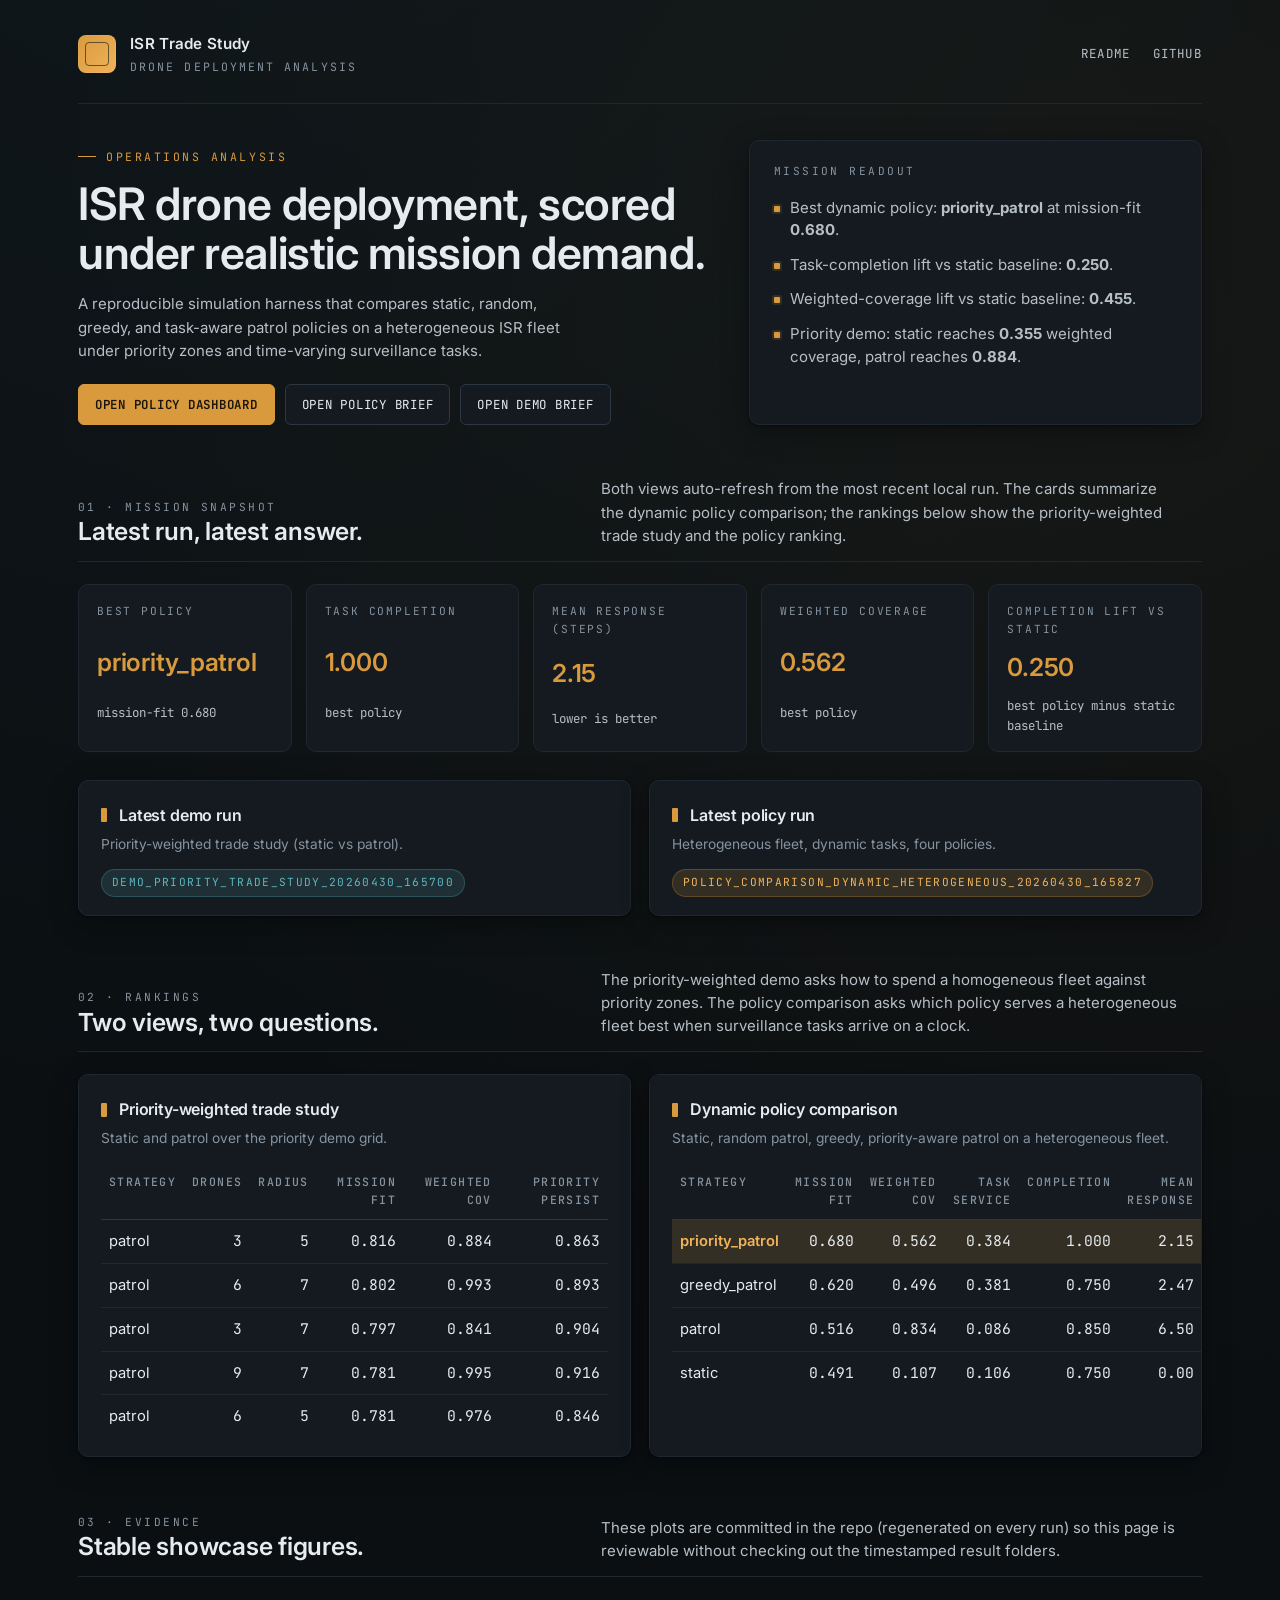
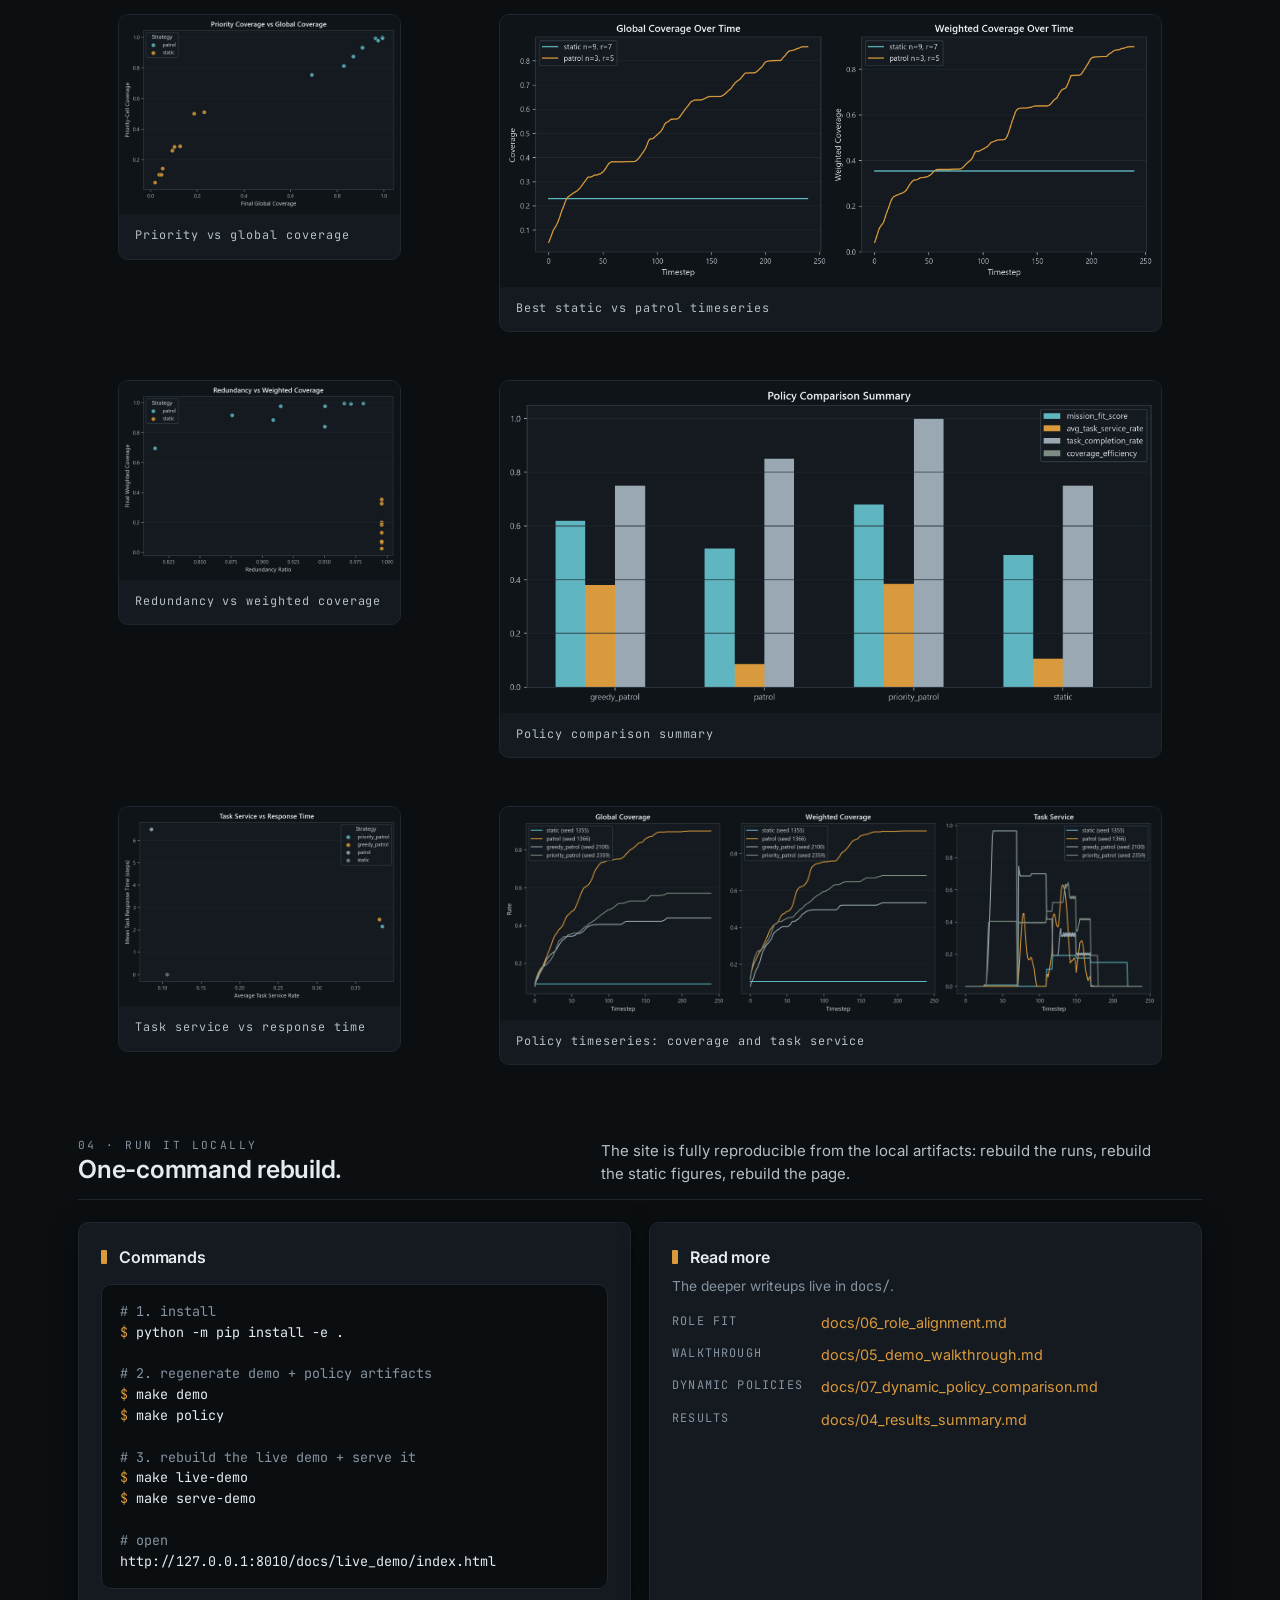
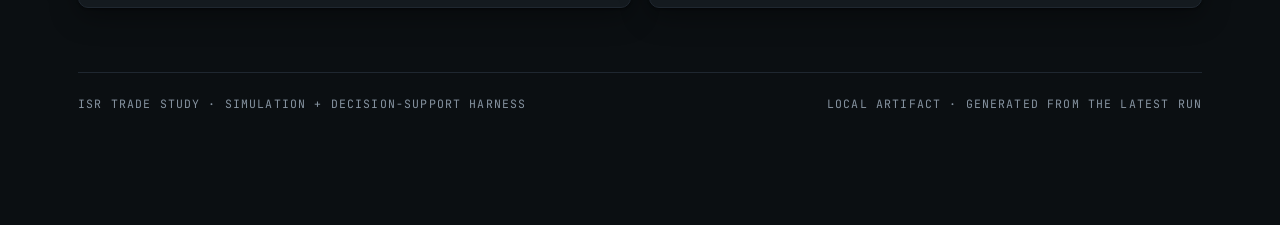
<file: docs/index.html>
<!doctype html>
<html lang="en">
<head>
  <meta charset="utf-8">
  <meta http-equiv="refresh" content="0; url=live_demo/index.html">
  <meta name="viewport" content="width=device-width, initial-scale=1">
  <title>ISR Mission Tasking Demo</title>
</head>
<body>
  <p>Redirecting to <a href="live_demo/index.html">the showcase site</a>...</p>
</body>
</html>
</file>
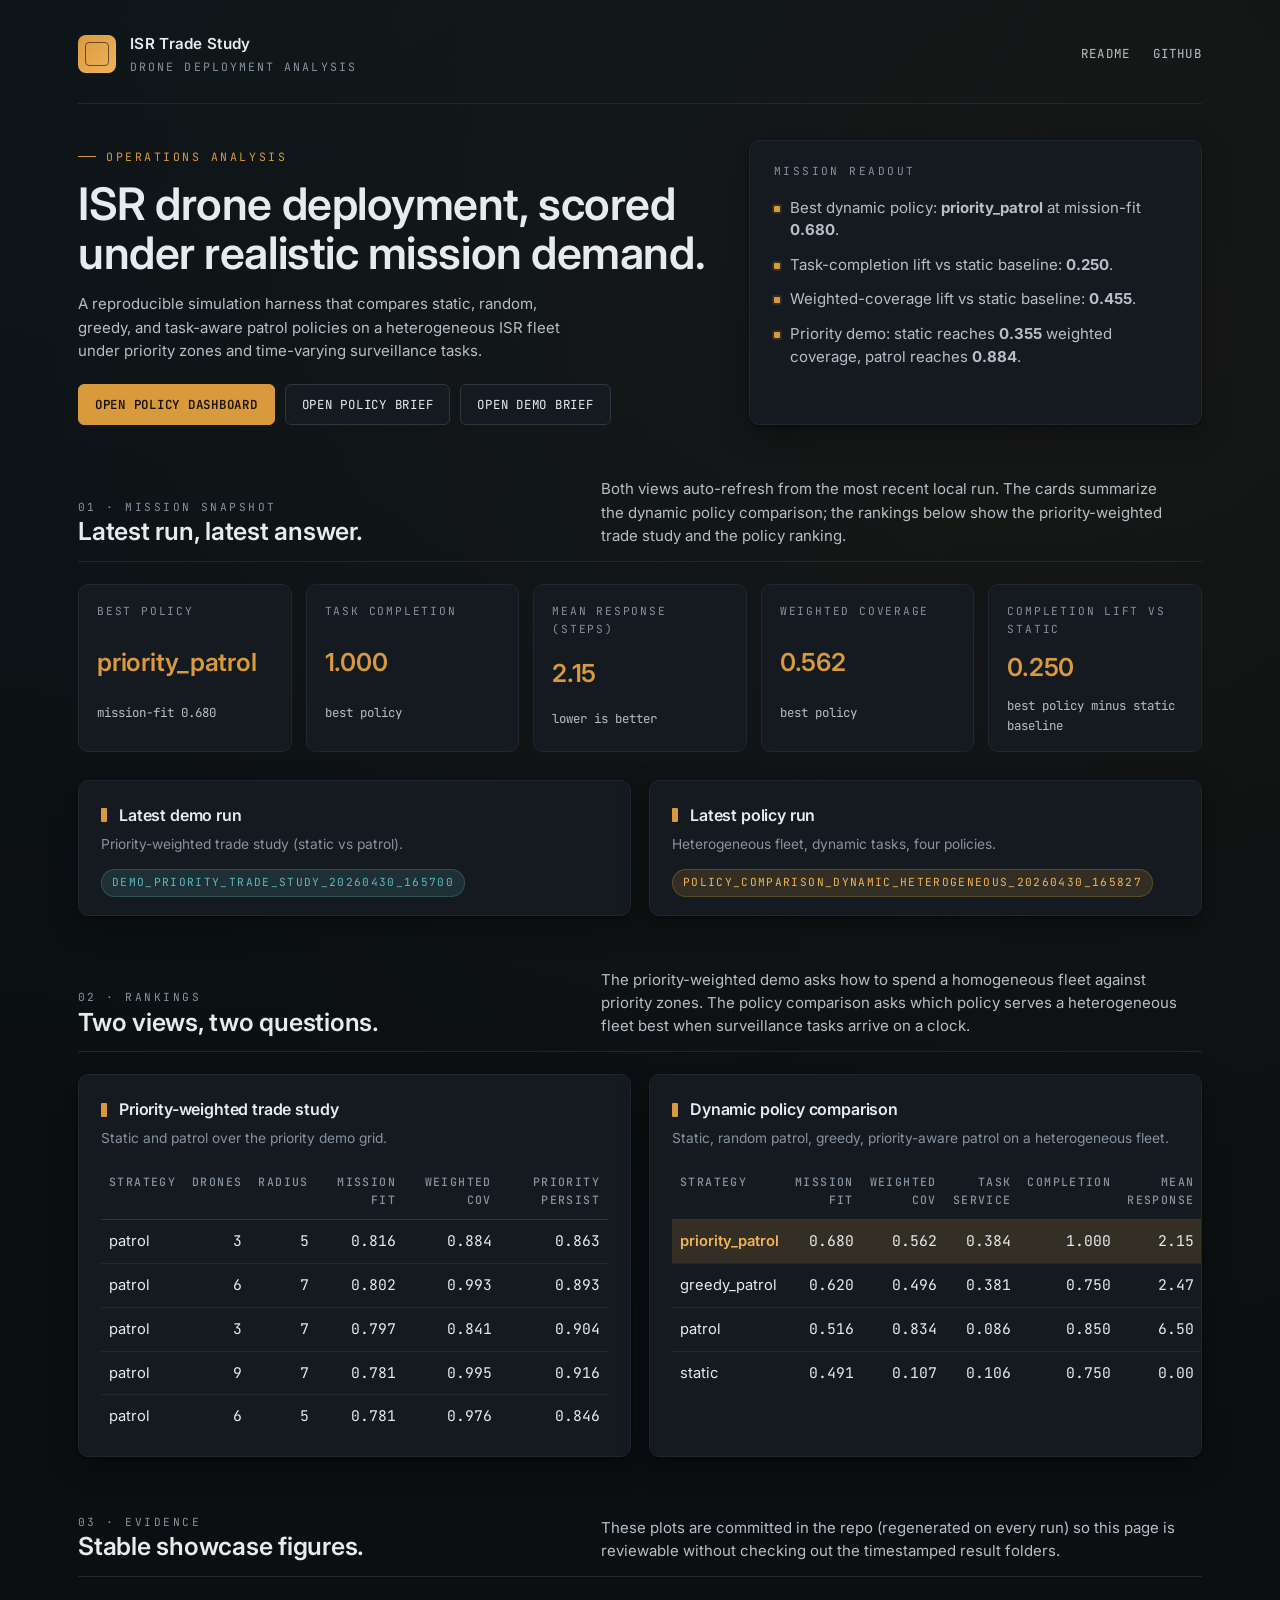
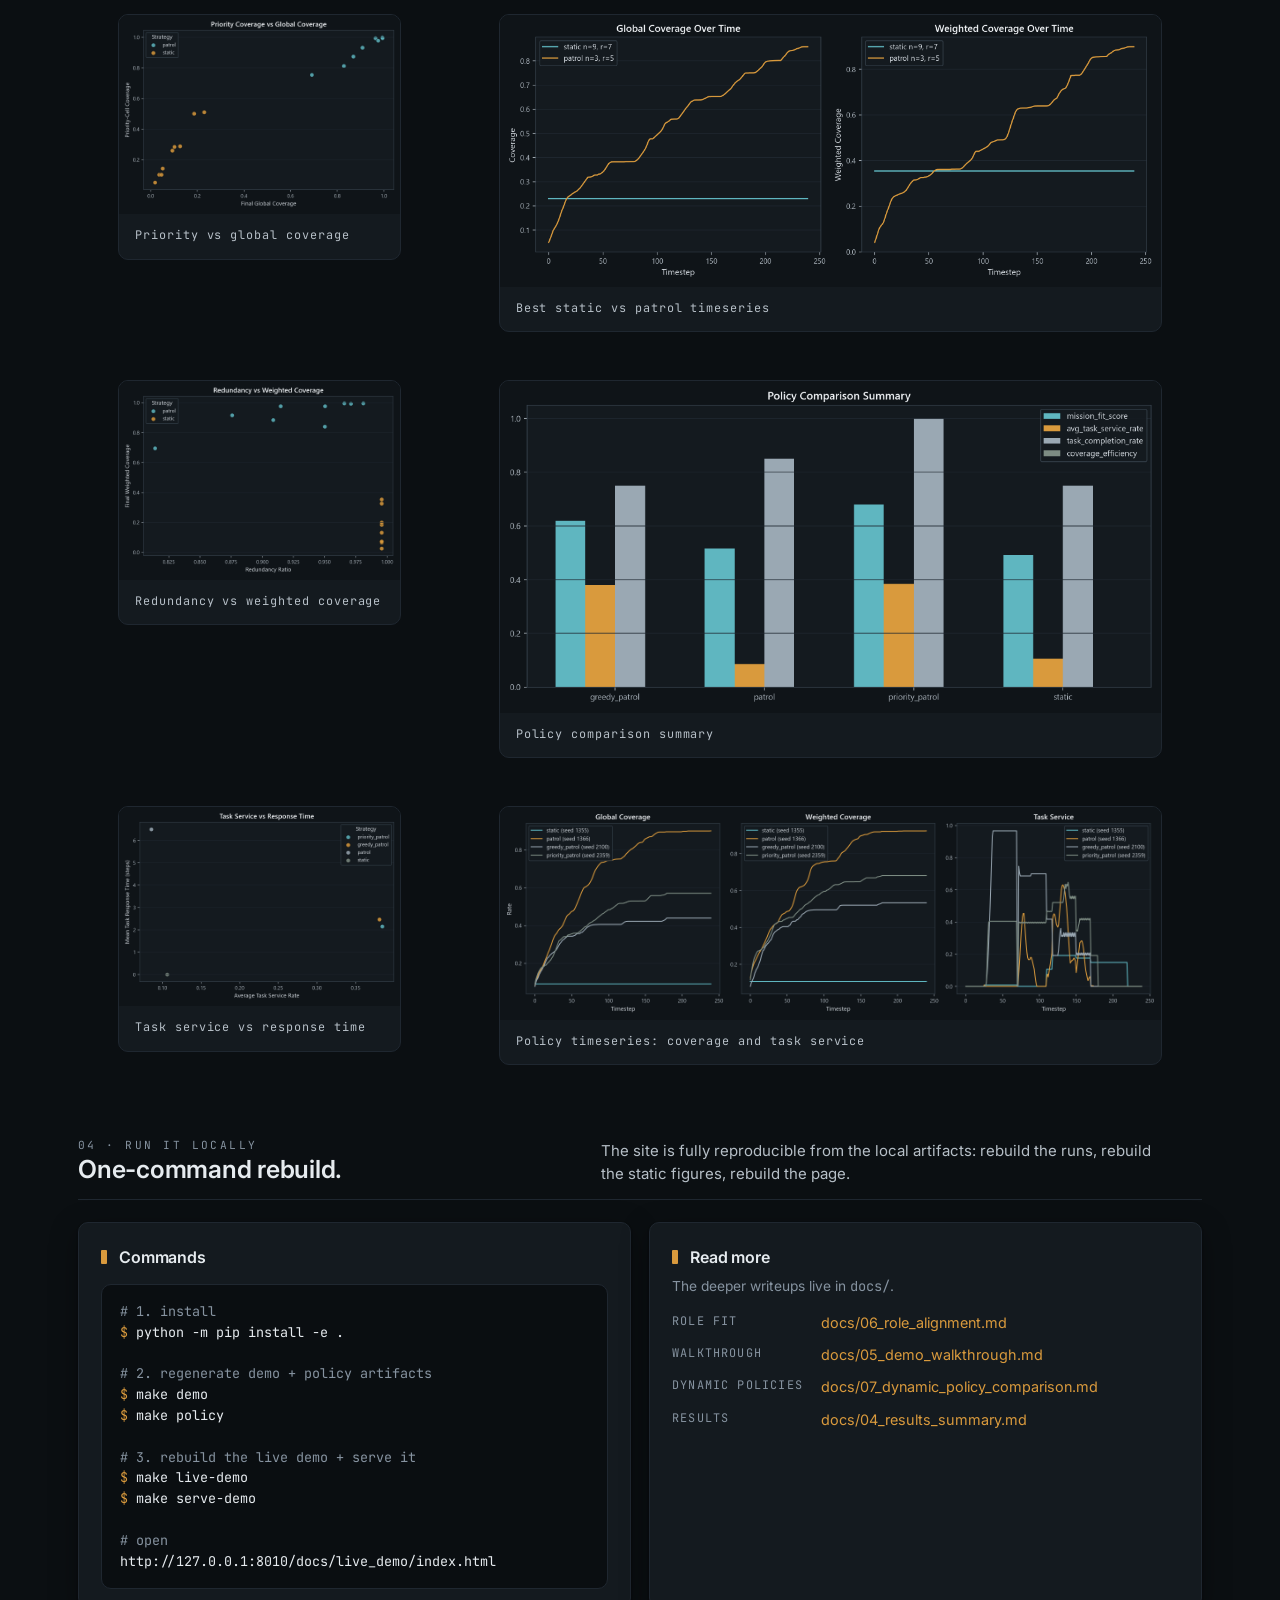
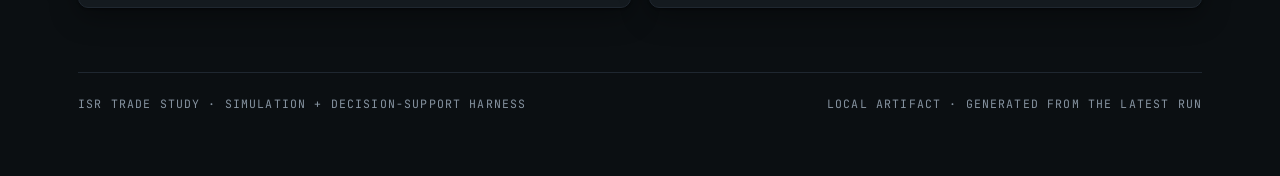
<file: docs/live_demo/index.html>
<!doctype html>
<html lang="en">
<head>
  <meta charset="utf-8">
  <meta name="viewport" content="width=device-width, initial-scale=1">
  <title>ISR Trade Study · Live Demo</title>
  <link rel="preconnect" href="https://fonts.googleapis.com">
  <link rel="preconnect" href="https://fonts.gstatic.com" crossorigin>
  <link rel="stylesheet" href="https://fonts.googleapis.com/css2?family=Inter:wght@400;500;600;700&family=JetBrains+Mono:wght@400;500&display=swap">
  <link rel="stylesheet" href="assets/styles.css">
</head>
<body>
  <div class="shell">
    <header class="topbar">
  <div class="brand">
    <div class="brand-mark" aria-hidden="true"></div>
    <div class="brand-meta">
      <span class="brand-title">ISR Trade Study</span>
      <span class="brand-sub">Drone deployment analysis</span>
    </div>
  </div>
  <nav class="topbar-links"><a href="../../README.md">README</a><a href="https://github.com/joshleh/isr-drone-deployment-trade-study">GitHub</a></nav>
</header>

    
<section class="hero">
  <div class="hero-copy">
    <span class="eyebrow">Operations analysis</span>
    <h1>ISR drone deployment, scored under realistic mission demand.</h1>
    <p>A reproducible simulation harness that compares static, random, greedy, and task-aware patrol policies on a heterogeneous ISR fleet under priority zones and time-varying surveillance tasks.</p>
    <div class="actions">
      <a class="action action-primary" href="../../results/policy/policy_comparison_dynamic_heterogeneous_20260430_165827/dashboard.html">Open policy dashboard</a>
      <a class="action" href="../../results/policy/policy_comparison_dynamic_heterogeneous_20260430_165827/policy_report.md">Open policy brief</a>
      <a class="action" href="../../results/demo/demo_priority_trade_study_20260430_165700/demo_report.md">Open demo brief</a>
    </div>
  </div>
  <aside class="brief">
    <span class="brief-title">Mission readout</span>
    <ul class="brief-list"><li>Best dynamic policy: <strong>priority_patrol</strong> at mission-fit <strong>0.680</strong>.</li><li>Task-completion lift vs static baseline: <strong>0.250</strong>.</li><li>Weighted-coverage lift vs static baseline: <strong>0.455</strong>.</li><li>Priority demo: static reaches <strong>0.355</strong> weighted coverage, patrol reaches <strong>0.884</strong>.</li></ul>
  </aside>
</section>


<section class="section">
  <div class="section-head">
    <div>
      <span class="section-tag">01 · Mission snapshot</span>
      <h2>Latest run, latest answer.</h2>
    </div>
    <p>Both views auto-refresh from the most recent local run. The cards summarize the dynamic policy comparison; the rankings below show the priority-weighted trade study and the policy ranking.</p>
  </div>
  <section class="cards"><div class="card"><span class="label">Best policy</span><span class="value">priority_patrol</span><span class="delta">mission-fit 0.680</span></div><div class="card"><span class="label">Task completion</span><span class="value">1.000</span><span class="delta">best policy</span></div><div class="card"><span class="label">Mean response (steps)</span><span class="value">2.15</span><span class="delta">lower is better</span></div><div class="card"><span class="label">Weighted coverage</span><span class="value">0.562</span><span class="delta">best policy</span></div><div class="card"><span class="label">Completion lift vs static</span><span class="value">0.250</span><span class="delta">best policy minus static baseline</span></div></section>
  <div class="panel-grid">
    <article class="panel">
      <h3>Latest demo run</h3>
      <p class="panel-sub">Priority-weighted trade study (static vs patrol).</p>
      <span class="tag tag-signal">demo_priority_trade_study_20260430_165700</span>
    </article>
    <article class="panel">
      <h3>Latest policy run</h3>
      <p class="panel-sub">Heterogeneous fleet, dynamic tasks, four policies.</p>
      <span class="tag">policy_comparison_dynamic_heterogeneous_20260430_165827</span>
    </article>
  </div>
</section>


<section class="section">
  <div class="section-head">
    <div>
      <span class="section-tag">02 · Rankings</span>
      <h2>Two views, two questions.</h2>
    </div>
    <p>The priority-weighted demo asks how to spend a homogeneous fleet against priority zones. The policy comparison asks which policy serves a heterogeneous fleet best when surveillance tasks arrive on a clock.</p>
  </div>
  <div class="panel-grid">
    <article class="panel">
      <h3>Priority-weighted trade study</h3>
      <p class="panel-sub">Static and patrol over the priority demo grid.</p>
      <table><thead><tr><th>Strategy</th><th class="numeric">Drones</th><th class="numeric">Radius</th><th class="numeric">Mission Fit</th><th class="numeric">Weighted Cov</th><th class="numeric">Priority Persist</th></tr></thead><tbody><tr><td>patrol</td><td class="numeric">3</td><td class="numeric">5</td><td class="numeric">0.816</td><td class="numeric">0.884</td><td class="numeric">0.863</td></tr><tr><td>patrol</td><td class="numeric">6</td><td class="numeric">7</td><td class="numeric">0.802</td><td class="numeric">0.993</td><td class="numeric">0.893</td></tr><tr><td>patrol</td><td class="numeric">3</td><td class="numeric">7</td><td class="numeric">0.797</td><td class="numeric">0.841</td><td class="numeric">0.904</td></tr><tr><td>patrol</td><td class="numeric">9</td><td class="numeric">7</td><td class="numeric">0.781</td><td class="numeric">0.995</td><td class="numeric">0.916</td></tr><tr><td>patrol</td><td class="numeric">6</td><td class="numeric">5</td><td class="numeric">0.781</td><td class="numeric">0.976</td><td class="numeric">0.846</td></tr></tbody></table>
    </article>
    <article class="panel">
      <h3>Dynamic policy comparison</h3>
      <p class="panel-sub">Static, random patrol, greedy, priority-aware patrol on a heterogeneous fleet.</p>
      <table><thead><tr><th>Strategy</th><th class="numeric">Mission Fit</th><th class="numeric">Weighted Cov</th><th class="numeric">Task Service</th><th class="numeric">Completion</th><th class="numeric">Mean Response</th></tr></thead><tbody><tr class="is-best"><td>priority_patrol</td><td class="numeric">0.680</td><td class="numeric">0.562</td><td class="numeric">0.384</td><td class="numeric">1.000</td><td class="numeric">2.15</td></tr><tr><td>greedy_patrol</td><td class="numeric">0.620</td><td class="numeric">0.496</td><td class="numeric">0.381</td><td class="numeric">0.750</td><td class="numeric">2.47</td></tr><tr><td>patrol</td><td class="numeric">0.516</td><td class="numeric">0.834</td><td class="numeric">0.086</td><td class="numeric">0.850</td><td class="numeric">6.50</td></tr><tr><td>static</td><td class="numeric">0.491</td><td class="numeric">0.107</td><td class="numeric">0.106</td><td class="numeric">0.750</td><td class="numeric">0.00</td></tr></tbody></table>
    </article>
  </div>
</section>


<section class="section">
  <div class="section-head">
    <div>
      <span class="section-tag">03 · Evidence</span>
      <h2>Stable showcase figures.</h2>
    </div>
    <p>These plots are committed in the repo (regenerated on every run) so this page is reviewable without checking out the timestamped result folders.</p>
  </div>
  <div class="gallery"><figure class="figure"><a class="figure__link" href="../figures/demo_priority_priority_vs_global.png" target="_blank" rel="noopener noreferrer" title="Open full-size image in new tab"><img src="../figures/demo_priority_priority_vs_global.png" alt="Priority vs global coverage"></a><figcaption>Priority vs global coverage</figcaption></figure><figure class="figure figure--wide"><a class="figure__link" href="../figures/demo_priority_best_timeseries.png" target="_blank" rel="noopener noreferrer" title="Open full-size image in new tab"><img src="../figures/demo_priority_best_timeseries.png" alt="Best static vs patrol timeseries"></a><figcaption>Best static vs patrol timeseries</figcaption></figure><figure class="figure"><a class="figure__link" href="../figures/demo_priority_redundancy_vs_coverage.png" target="_blank" rel="noopener noreferrer" title="Open full-size image in new tab"><img src="../figures/demo_priority_redundancy_vs_coverage.png" alt="Redundancy vs weighted coverage"></a><figcaption>Redundancy vs weighted coverage</figcaption></figure><figure class="figure figure--wide"><a class="figure__link" href="../figures/policy_dynamic_strategy_bars.png" target="_blank" rel="noopener noreferrer" title="Open full-size image in new tab"><img src="../figures/policy_dynamic_strategy_bars.png" alt="Policy comparison summary"></a><figcaption>Policy comparison summary</figcaption></figure><figure class="figure"><a class="figure__link" href="../figures/policy_dynamic_task_service_vs_response.png" target="_blank" rel="noopener noreferrer" title="Open full-size image in new tab"><img src="../figures/policy_dynamic_task_service_vs_response.png" alt="Task service vs response time"></a><figcaption>Task service vs response time</figcaption></figure><figure class="figure figure--wide"><a class="figure__link" href="../figures/policy_dynamic_timeseries.png" target="_blank" rel="noopener noreferrer" title="Open full-size image in new tab"><img src="../figures/policy_dynamic_timeseries.png" alt="Policy timeseries: coverage and task service"></a><figcaption>Policy timeseries: coverage and task service</figcaption></figure></div>
</section>


<section class="section">
  <div class="section-head">
    <div>
      <span class="section-tag">04 · Run it locally</span>
      <h2>One-command rebuild.</h2>
    </div>
    <p>The site is fully reproducible from the local artifacts: rebuild the runs, rebuild the static figures, rebuild the page.</p>
  </div>
  <div class="panel-grid">
    <article class="panel">
      <h3>Commands</h3>
      <pre class="code-block"><span class="comment"># 1. install</span>
<span class="prompt">$</span> python -m pip install -e .

<span class="comment"># 2. regenerate demo + policy artifacts</span>
<span class="prompt">$</span> make demo
<span class="prompt">$</span> make policy

<span class="comment"># 3. rebuild the live demo + serve it</span>
<span class="prompt">$</span> make live-demo
<span class="prompt">$</span> make serve-demo

<span class="comment"># open</span>
http://127.0.0.1:8010/docs/live_demo/index.html</pre>
    </article>
    <article class="panel">
      <h3>Read more</h3>
      <p class="panel-sub">The deeper writeups live in <code>docs/</code>.</p>
      <dl class="kv">
        <dt>Role fit</dt><dd><a href="../06_role_alignment.md">docs/06_role_alignment.md</a></dd>
        <dt>Walkthrough</dt><dd><a href="../05_demo_walkthrough.md">docs/05_demo_walkthrough.md</a></dd>
        <dt>Dynamic policies</dt><dd><a href="../07_dynamic_policy_comparison.md">docs/07_dynamic_policy_comparison.md</a></dd>
        <dt>Results</dt><dd><a href="../04_results_summary.md">docs/04_results_summary.md</a></dd>
      </dl>
    </article>
  </div>
</section>

    <footer class="site-footer"><span>ISR Trade Study · simulation + decision-support harness</span><span>Local artifact · generated from the latest run</span></footer>
  </div>
</body>
</html>
</file>
<file: docs/live_demo/assets/styles.css>
/*
 * ISR Trade Study — shared dashboard styles
 *
 * Defense / tactical aesthetic: deep slate background, mono accents,
 * desaturated amber for highlights. Used by the live-demo landing page
 * and per-run dashboards alike.
 */

:root {
  --bg: #0b0f12;
  --bg-soft: #11171c;
  --bg-panel: #141a1f;
  --bg-panel-elevated: #1a2128;
  --line: #1f2730;
  --line-strong: #2c3742;
  --ink: #e6ebef;
  --ink-soft: #b6bfc7;
  --muted: #8693a0;
  --accent: #d99a3d;
  --accent-soft: rgba(217, 154, 61, 0.16);
  --accent-strong: #f0b35a;
  --signal: #5fb6c0;
  --signal-soft: rgba(95, 182, 192, 0.14);
  --danger: #cf6659;
  --radius: 6px;
  --radius-lg: 10px;
  --shadow: 0 1px 2px rgba(0, 0, 0, 0.4), 0 8px 28px rgba(0, 0, 0, 0.35);
  --mono: "JetBrains Mono", "SFMono-Regular", "Consolas", "Menlo", monospace;
  --sans: "Inter", "Segoe UI", system-ui, -apple-system, sans-serif;
}

* {
  box-sizing: border-box;
}

html {
  scroll-behavior: smooth;
}

body {
  margin: 0;
  background: var(--bg);
  color: var(--ink);
  font-family: var(--sans);
  font-size: 15px;
  line-height: 1.55;
  -webkit-font-smoothing: antialiased;
  background-image:
    radial-gradient(circle at 20% -10%, rgba(95, 182, 192, 0.05), transparent 40%),
    radial-gradient(circle at 90% 10%, rgba(217, 154, 61, 0.05), transparent 35%);
}

a {
  color: var(--accent);
  text-decoration: none;
  border-bottom: 1px solid transparent;
  transition: border-color 150ms ease, color 150ms ease;
}

a:hover {
  border-bottom-color: var(--accent);
}

h1, h2, h3, h4 {
  font-family: var(--sans);
  font-weight: 600;
  letter-spacing: -0.01em;
  color: var(--ink);
  margin: 0;
}

h1 { font-size: 2.4rem; line-height: 1.1; }
h2 { font-size: 1.55rem; line-height: 1.2; }
h3 { font-size: 1.05rem; }

code, pre, .mono {
  font-family: var(--mono);
}

.shell {
  max-width: 1180px;
  margin: 0 auto;
  padding: 32px 28px 64px;
}

.topbar {
  display: flex;
  align-items: center;
  justify-content: space-between;
  padding-bottom: 28px;
  border-bottom: 1px solid var(--line);
  margin-bottom: 36px;
  gap: 24px;
  flex-wrap: wrap;
}

.brand {
  display: flex;
  align-items: center;
  gap: 14px;
}

.brand-mark {
  width: 38px;
  height: 38px;
  border-radius: 8px;
  background:
    linear-gradient(135deg, var(--accent) 0%, var(--accent-strong) 100%);
  position: relative;
  flex-shrink: 0;
  box-shadow: 0 0 0 1px rgba(255, 255, 255, 0.06) inset;
}

.brand-mark::after {
  content: "";
  position: absolute;
  inset: 7px;
  border-radius: 4px;
  border: 1px solid rgba(15, 20, 24, 0.6);
}

.brand-meta {
  display: grid;
  gap: 2px;
}

.brand-title {
  font-weight: 600;
  letter-spacing: 0.02em;
  font-size: 0.95rem;
  color: var(--ink);
}

.brand-sub {
  font-family: var(--mono);
  font-size: 0.72rem;
  letter-spacing: 0.18em;
  text-transform: uppercase;
  color: var(--muted);
}

.topbar-links {
  display: flex;
  gap: 22px;
  font-family: var(--mono);
  font-size: 0.78rem;
  letter-spacing: 0.1em;
  text-transform: uppercase;
}

.topbar-links a {
  color: var(--ink-soft);
  border-bottom: none;
}

.topbar-links a:hover {
  color: var(--accent);
}

.hero {
  display: grid;
  grid-template-columns: minmax(0, 1.4fr) minmax(0, 1fr);
  gap: 36px;
  align-items: stretch;
  margin-bottom: 40px;
}

.hero-copy h1 {
  font-size: clamp(2rem, 4vw, 2.8rem);
  margin-bottom: 14px;
}

.hero-copy p {
  color: var(--ink-soft);
  max-width: 56ch;
  margin: 0 0 22px;
}

.eyebrow {
  font-family: var(--mono);
  font-size: 0.72rem;
  letter-spacing: 0.22em;
  text-transform: uppercase;
  color: var(--accent);
  margin-bottom: 14px;
  display: inline-flex;
  align-items: center;
  gap: 10px;
}

.eyebrow::before {
  content: "";
  width: 18px;
  height: 1px;
  background: var(--accent);
  display: inline-block;
}

.actions {
  display: flex;
  flex-wrap: wrap;
  gap: 10px;
  margin-top: 4px;
}

.action {
  display: inline-flex;
  align-items: center;
  justify-content: center;
  padding: 10px 16px;
  border-radius: var(--radius);
  border: 1px solid var(--line-strong);
  background: var(--bg-panel);
  color: var(--ink);
  font-family: var(--mono);
  font-size: 0.78rem;
  letter-spacing: 0.06em;
  text-transform: uppercase;
  text-decoration: none;
  transition: border-color 150ms ease, background 150ms ease, color 150ms ease;
}

.action:hover {
  border-color: var(--accent);
  color: var(--accent);
  background: var(--bg-panel-elevated);
}

.action-primary {
  background: var(--accent);
  border-color: var(--accent);
  color: #1a130a;
  font-weight: 600;
}

.action-primary:hover {
  background: var(--accent-strong);
  border-color: var(--accent-strong);
  color: #1a130a;
}

.action[aria-disabled="true"] {
  opacity: 0.45;
  cursor: not-allowed;
  pointer-events: none;
}

.brief {
  background: var(--bg-panel);
  border: 1px solid var(--line);
  border-radius: var(--radius-lg);
  padding: 22px 24px;
  display: grid;
  align-content: start;
  gap: 16px;
  box-shadow: var(--shadow);
}

.brief-title {
  font-family: var(--mono);
  font-size: 0.7rem;
  letter-spacing: 0.22em;
  text-transform: uppercase;
  color: var(--muted);
}

.brief-list {
  list-style: none;
  margin: 0;
  padding: 0;
  display: grid;
  gap: 12px;
}

.brief-list li {
  padding-left: 16px;
  position: relative;
  color: var(--ink-soft);
  font-size: 0.94rem;
  line-height: 1.5;
}

.brief-list li::before {
  content: "";
  position: absolute;
  left: 0;
  top: 9px;
  width: 6px;
  height: 6px;
  border-radius: 1px;
  background: var(--accent);
  box-shadow: 0 0 0 2px var(--accent-soft);
}

.section {
  margin-top: 52px;
}

.section-head {
  display: grid;
  grid-template-columns: minmax(0, 0.9fr) minmax(0, 1.1fr);
  gap: 32px;
  align-items: end;
  margin-bottom: 22px;
  padding-bottom: 14px;
  border-bottom: 1px solid var(--line);
}

.section-tag {
  font-family: var(--mono);
  font-size: 0.7rem;
  letter-spacing: 0.22em;
  text-transform: uppercase;
  color: var(--muted);
  margin-bottom: 6px;
}

.section-head p {
  margin: 0;
  color: var(--ink-soft);
  max-width: 64ch;
}

.cards {
  display: grid;
  grid-template-columns: repeat(auto-fit, minmax(180px, 1fr));
  gap: 14px;
  margin-bottom: 28px;
}

.card {
  background: var(--bg-panel);
  border: 1px solid var(--line);
  border-radius: var(--radius-lg);
  padding: 18px 18px 16px;
  display: grid;
  gap: 10px;
}

.card .label {
  font-family: var(--mono);
  font-size: 0.7rem;
  letter-spacing: 0.16em;
  text-transform: uppercase;
  color: var(--muted);
}

.card .value {
  font-size: 1.55rem;
  font-weight: 600;
  color: var(--accent);
  letter-spacing: -0.01em;
}

.card .delta {
  font-family: var(--mono);
  font-size: 0.78rem;
  color: var(--ink-soft);
}

.panel-grid {
  display: grid;
  grid-template-columns: repeat(auto-fit, minmax(360px, 1fr));
  gap: 18px;
}

.panel {
  background: var(--bg-panel);
  border: 1px solid var(--line);
  border-radius: var(--radius-lg);
  padding: 22px 22px 18px;
  box-shadow: var(--shadow);
  overflow-x: auto;
  min-width: 0;
}

.panel h3 {
  font-size: 1rem;
  margin-bottom: 14px;
  color: var(--ink);
  display: flex;
  align-items: center;
  gap: 12px;
}

.panel h3::before {
  content: "";
  width: 6px;
  height: 14px;
  border-radius: 1px;
  background: var(--accent);
  display: inline-block;
}

.panel .panel-sub {
  font-size: 0.86rem;
  color: var(--muted);
  margin: -8px 0 14px;
}

table {
  width: 100%;
  border-collapse: collapse;
  font-size: 0.92rem;
}

.table-scroll {
  overflow-x: auto;
  margin: 0 -8px;
  padding: 0 8px;
}

th, td {
  text-align: left;
  padding: 10px 8px;
  border-bottom: 1px solid var(--line);
  vertical-align: top;
}

th {
  font-family: var(--mono);
  font-size: 0.72rem;
  letter-spacing: 0.12em;
  text-transform: uppercase;
  color: var(--muted);
  font-weight: 500;
  border-bottom-color: var(--line-strong);
}

tbody tr:last-child td {
  border-bottom: none;
}

tr.is-best td {
  background: var(--accent-soft);
}

tr.is-best td:first-child {
  color: var(--accent-strong);
  font-weight: 600;
  position: relative;
}

td.numeric, th.numeric {
  font-family: var(--mono);
  text-align: right;
}

.gallery {
  display: grid;
  grid-template-columns: repeat(auto-fit, minmax(320px, 1fr));
  align-items: start;
  gap: 18px;
}

.figure {
  background: var(--bg-panel);
  border: 1px solid var(--line);
  border-radius: var(--radius-lg);
  overflow: hidden;
  display: flex;
  flex-direction: column;
  align-self: start;
  transition: border-color 120ms ease, transform 120ms ease, box-shadow 120ms ease;
}

.figure--wide {
  grid-column: span 2;
}

@media (max-width: 900px) {
  .figure--wide {
    grid-column: auto;
  }
}

.figure__link {
  display: block;
  line-height: 0;
  background: #0f1418;
}

.figure__link:focus-visible {
  outline: 2px solid var(--accent);
  outline-offset: -2px;
}

.figure img {
  display: block;
  width: 100%;
  height: auto;
  background: #0f1418;
}

.figure:hover {
  border-color: var(--line-strong);
  transform: translateY(-1px);
  box-shadow: var(--shadow);
}

.figure figcaption {
  padding: 12px 16px 14px;
  font-family: var(--mono);
  font-size: 0.74rem;
  letter-spacing: 0.08em;
  color: var(--ink-soft);
}

.code-block {
  background: #0a0e11;
  border: 1px solid var(--line);
  border-radius: var(--radius-lg);
  padding: 16px 18px;
  margin: 0;
  overflow-x: auto;
  color: var(--ink);
  font-family: var(--mono);
  font-size: 0.84rem;
  line-height: 1.55;
}

.code-block .prompt {
  color: var(--accent);
  user-select: none;
}

.code-block .comment {
  color: var(--muted);
}

.tag {
  display: inline-flex;
  align-items: center;
  padding: 4px 10px;
  border-radius: 999px;
  background: var(--accent-soft);
  color: var(--accent-strong);
  font-family: var(--mono);
  font-size: 0.7rem;
  letter-spacing: 0.12em;
  text-transform: uppercase;
  border: 1px solid rgba(217, 154, 61, 0.25);
}

.tag.tag-signal {
  background: var(--signal-soft);
  color: var(--signal);
  border-color: rgba(95, 182, 192, 0.25);
}

.empty {
  background: var(--bg-panel);
  border: 1px dashed var(--line-strong);
  border-radius: var(--radius-lg);
  padding: 18px;
  color: var(--muted);
  font-family: var(--mono);
  font-size: 0.84rem;
}

.empty strong {
  color: var(--ink);
  font-weight: 600;
}

.kv {
  display: grid;
  grid-template-columns: max-content minmax(0, 1fr);
  gap: 10px 18px;
  font-size: 0.9rem;
}

.kv dt {
  color: var(--muted);
  font-family: var(--mono);
  font-size: 0.74rem;
  letter-spacing: 0.1em;
  text-transform: uppercase;
}

.kv dd {
  margin: 0;
  color: var(--ink);
}

footer.site-footer {
  margin-top: 64px;
  padding-top: 22px;
  border-top: 1px solid var(--line);
  font-family: var(--mono);
  font-size: 0.72rem;
  letter-spacing: 0.1em;
  color: var(--muted);
  text-transform: uppercase;
  display: flex;
  justify-content: space-between;
  flex-wrap: wrap;
  gap: 14px;
}

footer.site-footer a {
  color: var(--ink-soft);
}

@media (max-width: 880px) {
  .shell {
    padding: 24px 18px 48px;
  }
  .topbar {
    margin-bottom: 24px;
  }
  .topbar-links {
    flex-wrap: wrap;
    gap: 14px;
  }
  .hero,
  .section-head {
    grid-template-columns: 1fr;
  }
  .section-head {
    align-items: start;
  }
  h1 { font-size: 1.9rem; }
  h2 { font-size: 1.3rem; }
}
</file>
